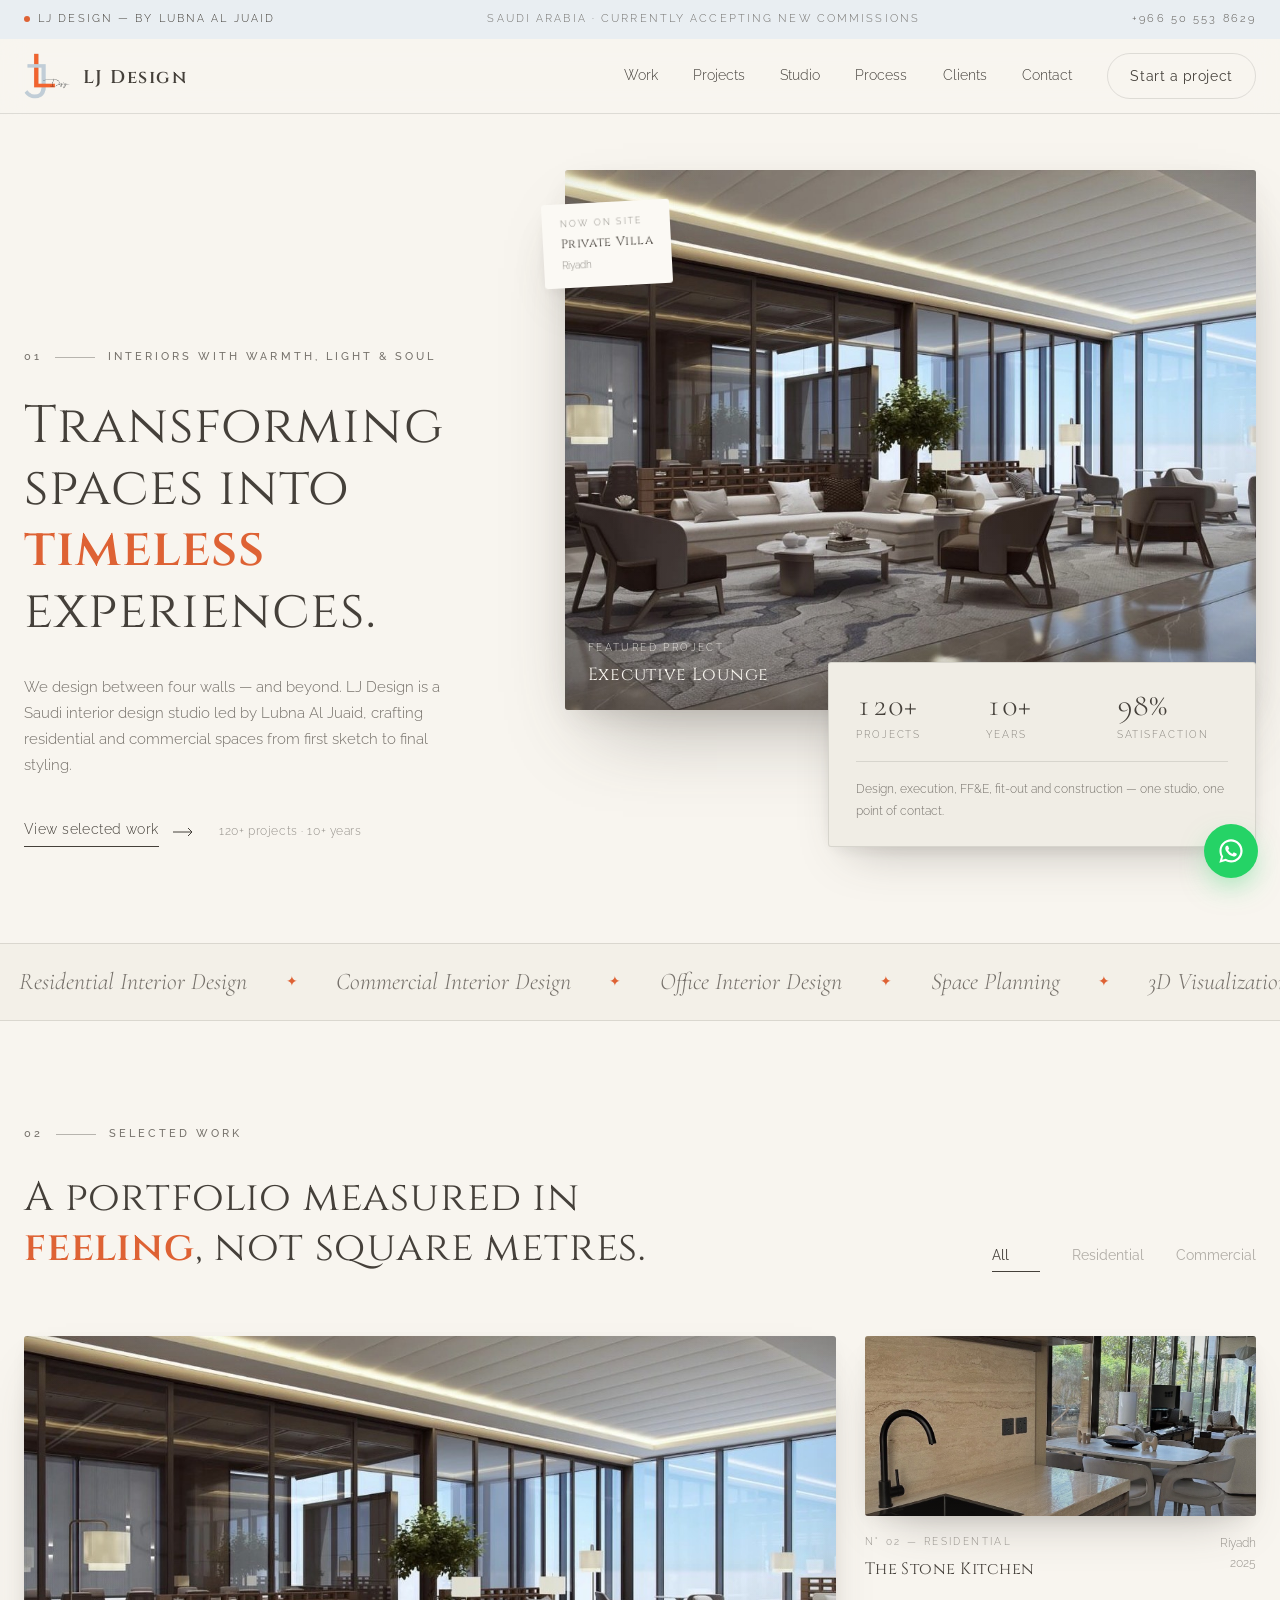
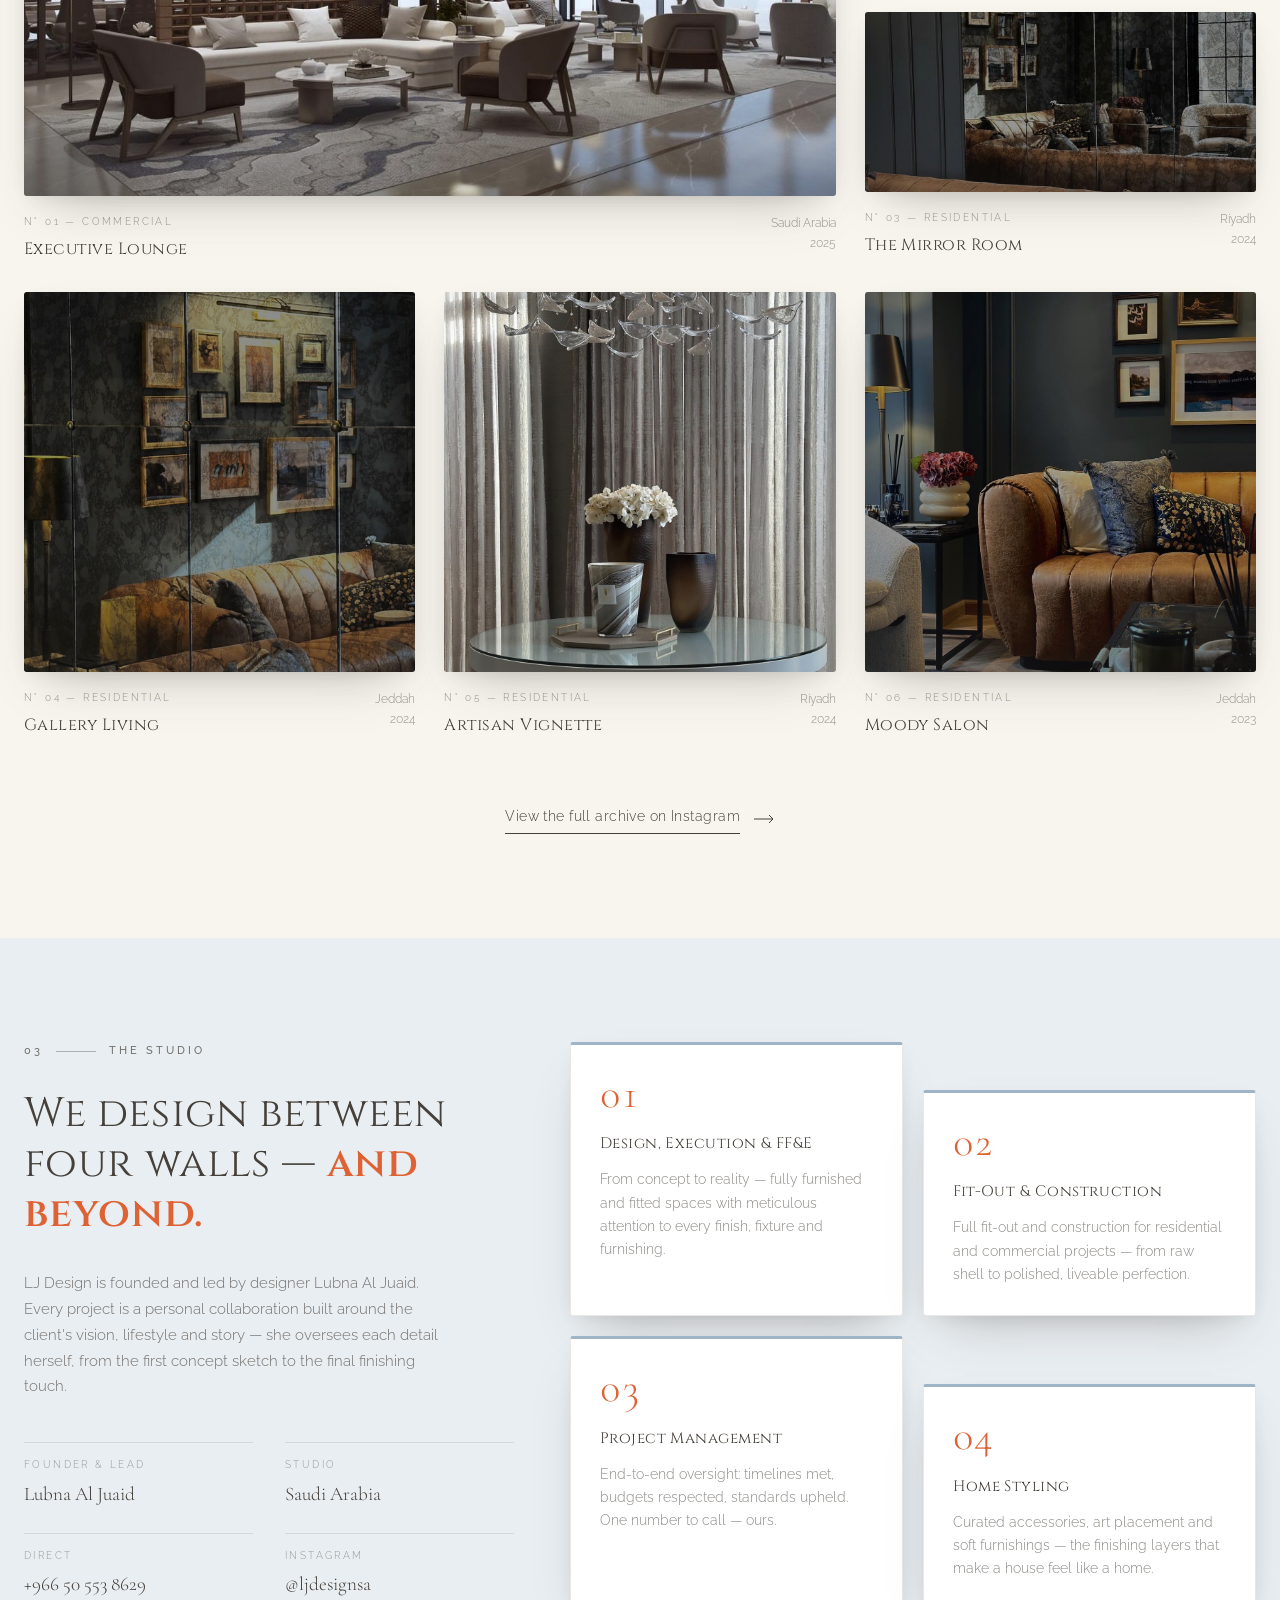
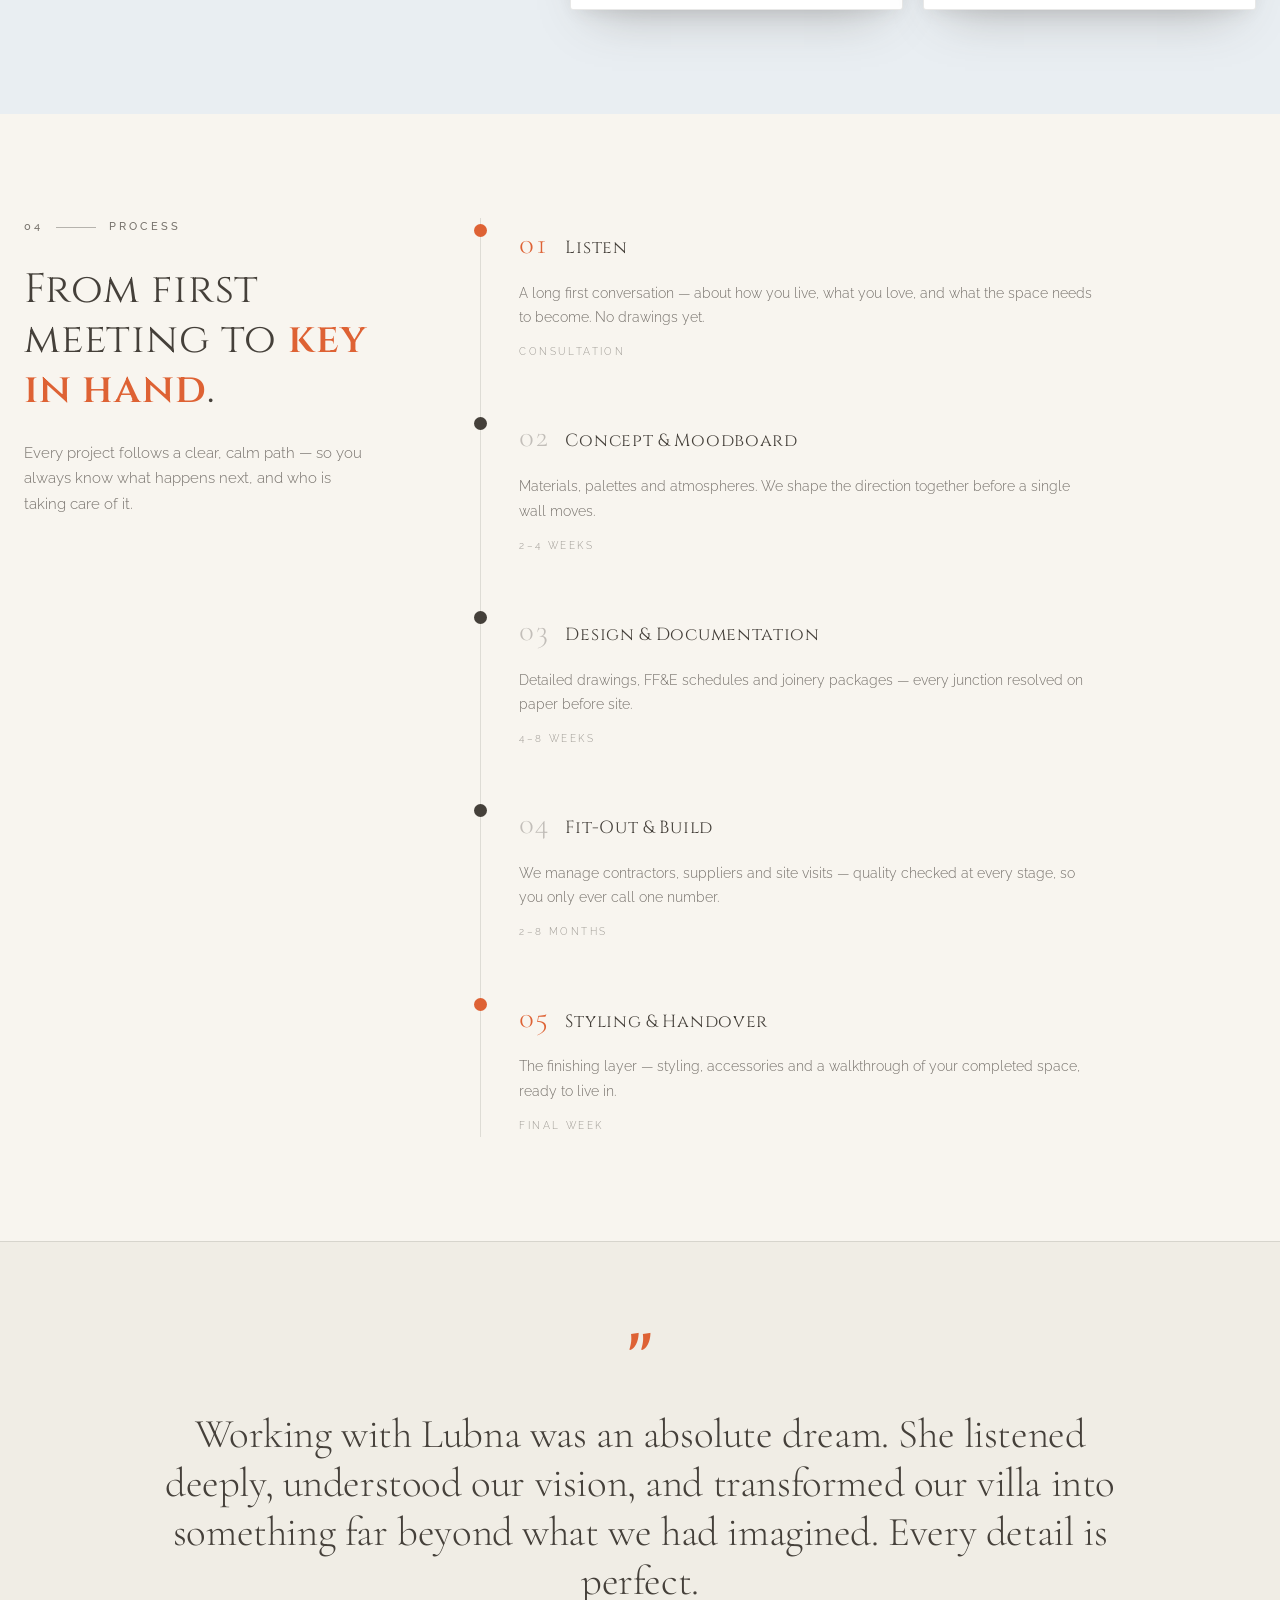
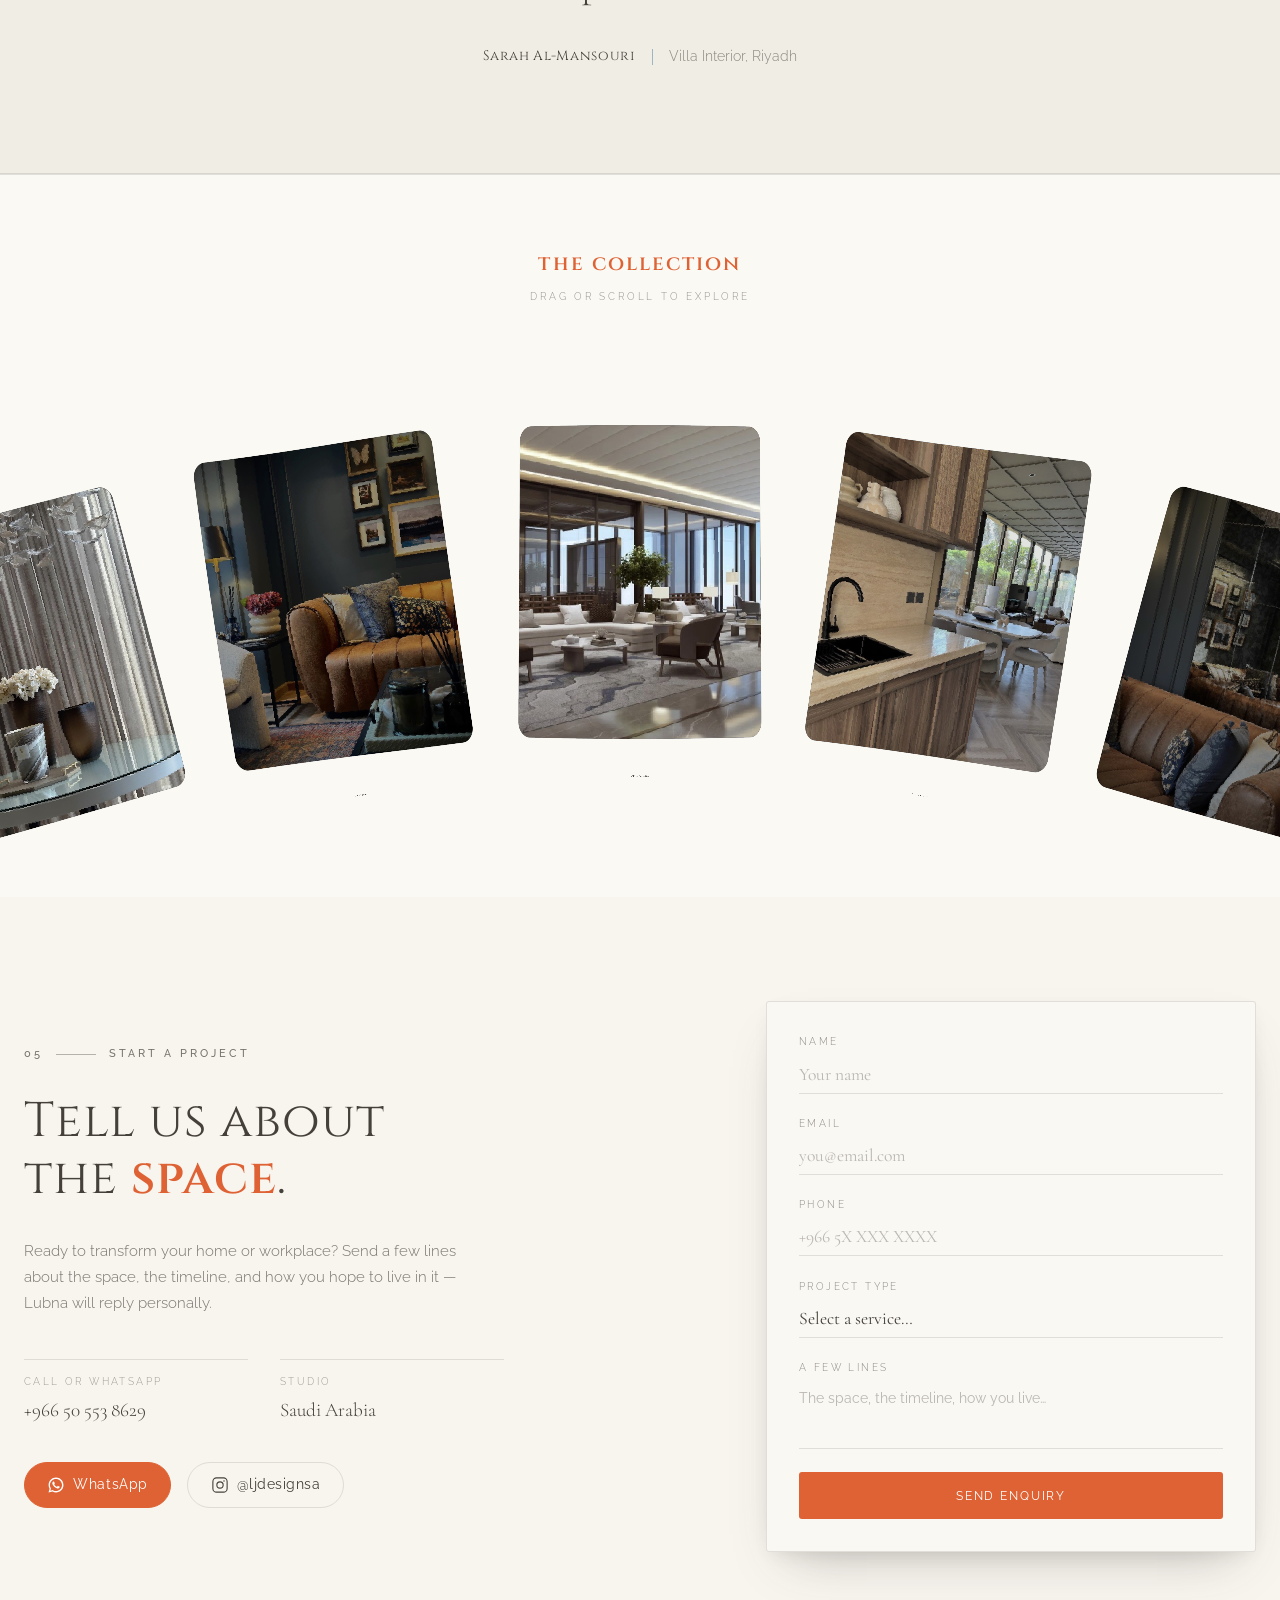
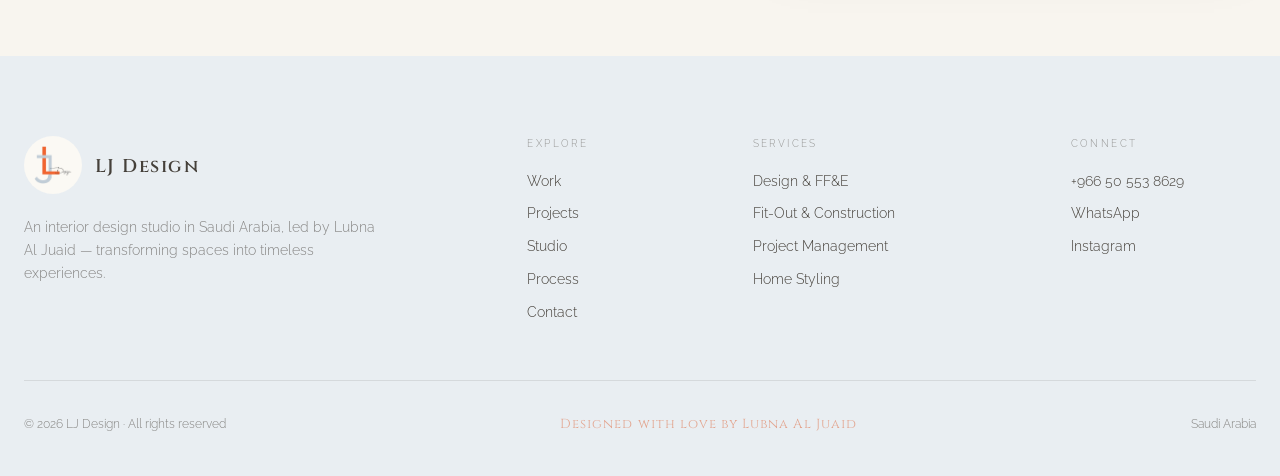
<file: index.html>
<!DOCTYPE html>
<html lang="en">
<head>
  <meta charset="UTF-8" />
  <meta name="viewport" content="width=device-width, initial-scale=1.0" />
  <title>LJ Design — Interior Design by Lubna Al Juaid</title>
  <meta name="description" content="LJ Design by Lubna Al Juaid — luxury interior design, fit-out, project management and home styling in Saudi Arabia." />
  <link rel="icon" type="image/png" href="images/lj-logo.png" />
  <link rel="preload" href="fonts/CormorantGaramond-300.woff2" as="font" type="font/woff2" crossorigin />
  <link rel="preload" href="fonts/Cinzel-400.woff2" as="font" type="font/woff2" crossorigin />
  <link rel="stylesheet" href="fonts.css?v=6" />
  <link rel="stylesheet" href="styles.css?v=10" />
</head>
<body>

  <!-- ===== TOP BAR ===== -->
  <div class="topbar">
    <div class="topbar-inner">
      <span class="topbar-item"><span class="dot"></span>LJ Design — By Lubna Al Juaid</span>
      <span class="topbar-item topbar-mid">Saudi Arabia · Currently accepting new commissions</span>
      <a class="topbar-item topbar-phone" href="tel:+966505538629">+966 50 553 8629</a>
    </div>
  </div>

  <!-- ===== NAV ===== -->
  <header class="site-header" id="siteHeader">
    <nav class="nav">
      <a href="#home" class="brand">
        <img src="images/lj-logo.png" alt="LJ Design logo" class="brand-logo" />
        <span class="brand-script">LJ Design</span>
      </a>
      <ul class="nav-links" id="navLinks">
        <li><a href="#work" class="nav-link">Work</a></li>
        <li><a href="projects.html" class="nav-link">Projects</a></li>
        <li><a href="#studio" class="nav-link">Studio</a></li>
        <li><a href="#process" class="nav-link">Process</a></li>
        <li><a href="#testimonial" class="nav-link">Clients</a></li>
        <li><a href="#contact" class="nav-link">Contact</a></li>
        <li class="nav-links-cta"><a href="#contact" class="btn-pill">Start a project</a></li>
      </ul>
      <button class="hamburger" id="hamburger" aria-label="Toggle menu" aria-expanded="false">
        <span></span><span></span><span></span>
      </button>
    </nav>
  </header>

  <!-- ===== HERO ===== -->
  <section class="hero" id="home">
    <div class="hero-grid">
      <div class="hero-copy reveal">
        <div class="kicker">
          <span class="num">01</span><span class="kicker-line"></span><span>Interiors with warmth, light &amp; soul</span>
        </div>
        <h1 class="hero-title">
          Transforming<br />
          spaces into <em class="script-accent">timeless</em><br />
          experiences.
        </h1>
        <p class="hero-lede">
          We design between four walls — and beyond. LJ Design is a Saudi interior
          design studio led by Lubna Al Juaid, crafting residential and commercial
          spaces from first sketch to final styling.
        </p>
        <div class="hero-actions">
          <a href="#work" class="btn-line">
            <span>View selected work</span>
            <svg width="22" height="10" viewBox="0 0 22 10" fill="none" aria-hidden="true"><path d="M1 5h19m0 0L16 1m4 4l-4 4" stroke="currentColor" stroke-width="1"/></svg>
          </a>
          <span class="hero-count num">120+ projects · 10+ years</span>
        </div>
      </div>

      <div class="hero-visual reveal" style="transition-delay:.15s">
        <div class="vol-stack">
          <figure class="hero-photo image-vignette">
            <img src="images/project2.jpg" alt="Executive lounge with curved cream sofas and floor-to-ceiling glazing" />
            <figcaption class="hero-photo-caption">
              <div>
                <div class="caption-eyebrow">Featured project</div>
                <div class="caption-title">Executive Lounge</div>
              </div>
              <div class="caption-meta">
                <div>Saudi Arabia</div>
                <div class="num">2025</div>
              </div>
            </figcaption>
          </figure>
          <div class="hero-stats-card">
            <div class="stats-row">
              <div class="stat"><div class="stat-value num">120+</div><div class="stat-label">Projects</div></div>
              <div class="stat"><div class="stat-value num">10+</div><div class="stat-label">Years</div></div>
              <div class="stat"><div class="stat-value num">98%</div><div class="stat-label">Satisfaction</div></div>
            </div>
            <p class="stats-note">Design, execution, FF&amp;E, fit-out and construction — one studio, one point of contact.</p>
          </div>
        </div>
        <div class="hero-tag">
          <span class="hero-tag-eyebrow">Now on site</span>
          <span class="hero-tag-title">Private Villa</span>
          <span class="hero-tag-meta">Riyadh</span>
        </div>
      </div>
    </div>
  </section>

  <!-- ===== MARQUEE ===== -->
  <section class="marquee-band" aria-hidden="true">
    <div class="marquee">
      <div class="marquee-track">
        <span>Residential Interior Design</span><span class="star">✦</span>
        <span>Commercial Interior Design</span><span class="star">✦</span>
        <span>Office Interior Design</span><span class="star">✦</span>
        <span>Space Planning</span><span class="star">✦</span>
        <span>3D Visualization</span><span class="star">✦</span>
        <span>Custom Furniture Design</span><span class="star">✦</span>
        <span>Furniture Selection</span><span class="star">✦</span>
        <span>Lighting Design</span><span class="star">✦</span>
        <span>Color Consultation</span><span class="star">✦</span>
        <span>Material &amp; Finish Selection</span><span class="star">✦</span>
        <span>Kitchen Design</span><span class="star">✦</span>
        <span>Bathroom Design</span><span class="star">✦</span>
        <span>Home Renovation</span><span class="star">✦</span>
        <span>Office Renovation</span><span class="star">✦</span>
        <span>Interior Fit-Out</span><span class="star">✦</span>
        <span>Project Management</span><span class="star">✦</span>
        <span>Home Styling</span><span class="star">✦</span>
        <span>Luxury Interior Design</span><span class="star">✦</span>
        <span>Turnkey Interior Solutions</span><span class="star">✦</span>
      </div>
      <div class="marquee-track">
        <span>Residential Interior Design</span><span class="star">✦</span>
        <span>Commercial Interior Design</span><span class="star">✦</span>
        <span>Office Interior Design</span><span class="star">✦</span>
        <span>Space Planning</span><span class="star">✦</span>
        <span>3D Visualization</span><span class="star">✦</span>
        <span>Custom Furniture Design</span><span class="star">✦</span>
        <span>Furniture Selection</span><span class="star">✦</span>
        <span>Lighting Design</span><span class="star">✦</span>
        <span>Color Consultation</span><span class="star">✦</span>
        <span>Material &amp; Finish Selection</span><span class="star">✦</span>
        <span>Kitchen Design</span><span class="star">✦</span>
        <span>Bathroom Design</span><span class="star">✦</span>
        <span>Home Renovation</span><span class="star">✦</span>
        <span>Office Renovation</span><span class="star">✦</span>
        <span>Interior Fit-Out</span><span class="star">✦</span>
        <span>Project Management</span><span class="star">✦</span>
        <span>Home Styling</span><span class="star">✦</span>
        <span>Luxury Interior Design</span><span class="star">✦</span>
        <span>Turnkey Interior Solutions</span><span class="star">✦</span>
      </div>
    </div>
  </section>

  <!-- ===== SELECTED WORK ===== -->
  <section class="work section" id="work">
    <div class="container">
      <div class="work-head reveal">
        <div>
          <div class="kicker">
            <span class="num">02</span><span class="kicker-line"></span><span>Selected work</span>
          </div>
          <h2 class="section-title">
            A portfolio measured in <em class="script-accent">feeling</em>, not square metres.
          </h2>
        </div>
        <div class="work-tabs" role="tablist" aria-label="Filter projects">
          <button class="tab-btn" role="tab" data-tab="all" data-active="true" aria-selected="true">
            <span>All</span><span class="tab-bar"></span>
          </button>
          <button class="tab-btn" role="tab" data-tab="residential" data-active="false" aria-selected="false">
            <span>Residential</span><span class="tab-bar"></span>
          </button>
          <button class="tab-btn" role="tab" data-tab="commercial" data-active="false" aria-selected="false">
            <span>Commercial</span><span class="tab-bar"></span>
          </button>
        </div>
      </div>

      <div class="work-grid" id="workGrid">
        <article class="project-card project-card--lg reveal" data-category="commercial">
          <div class="project-img image-vignette">
            <img src="images/project2.jpg" alt="Executive lounge with curved cream sofas" loading="lazy" />
          </div>
          <div class="project-meta">
            <div>
              <div class="project-eyebrow num">N° 01 — Commercial</div>
              <h3 class="project-title">Executive Lounge</h3>
            </div>
            <div class="project-loc"><div>Saudi Arabia</div><div class="num">2025</div></div>
          </div>
        </article>

        <div class="work-stack">
          <article class="project-card project-card--sm reveal" style="transition-delay:.08s" data-category="residential">
            <div class="project-img image-vignette">
              <img src="images/project1.jpg" alt="Kitchen with wood cabinetry, stone worktop and herringbone floor" loading="lazy" />
            </div>
            <div class="project-meta">
              <div>
                <div class="project-eyebrow num">N° 02 — Residential</div>
                <h3 class="project-title">The Stone Kitchen</h3>
              </div>
              <div class="project-loc"><div>Riyadh</div><div class="num">2025</div></div>
            </div>
          </article>

          <article class="project-card project-card--sm reveal" style="transition-delay:.16s" data-category="residential">
            <div class="project-img image-vignette">
              <img src="images/project3.jpg" alt="Salon with antique mirror panels and leather Chesterfield sofa" loading="lazy" />
            </div>
            <div class="project-meta">
              <div>
                <div class="project-eyebrow num">N° 03 — Residential</div>
                <h3 class="project-title">The Mirror Room</h3>
              </div>
              <div class="project-loc"><div>Riyadh</div><div class="num">2024</div></div>
            </div>
          </article>
        </div>

        <article class="project-card reveal" data-category="residential">
          <div class="project-img image-vignette">
            <img src="images/project4.jpg" alt="Living salon with gallery wall and amber lamplight" loading="lazy" />
          </div>
          <div class="project-meta">
            <div>
              <div class="project-eyebrow num">N° 04 — Residential</div>
              <h3 class="project-title">Gallery Living</h3>
            </div>
            <div class="project-loc"><div>Jeddah</div><div class="num">2024</div></div>
          </div>
        </article>

        <article class="project-card reveal" style="transition-delay:.08s" data-category="residential">
          <div class="project-img image-vignette">
            <img src="images/project5.jpg" alt="Curated table composition with glass chandelier and bespoke vases" loading="lazy" />
          </div>
          <div class="project-meta">
            <div>
              <div class="project-eyebrow num">N° 05 — Residential</div>
              <h3 class="project-title">Artisan Vignette</h3>
            </div>
            <div class="project-loc"><div>Riyadh</div><div class="num">2024</div></div>
          </div>
        </article>

        <article class="project-card reveal" style="transition-delay:.16s" data-category="residential">
          <div class="project-img image-vignette">
            <img src="images/project6.jpg" alt="Lounge with deep teal walls and cognac leather sofa" loading="lazy" />
          </div>
          <div class="project-meta">
            <div>
              <div class="project-eyebrow num">N° 06 — Residential</div>
              <h3 class="project-title">Moody Salon</h3>
            </div>
            <div class="project-loc"><div>Jeddah</div><div class="num">2023</div></div>
          </div>
        </article>
      </div>

      <p class="work-empty" id="workEmpty" hidden>No projects in this category yet — new work is added every season.</p>

      <div class="work-more reveal">
        <a href="https://www.instagram.com/ljdesignsa" target="_blank" rel="noopener noreferrer" class="btn-line">
          <span>View the full archive on Instagram</span>
          <svg width="22" height="10" viewBox="0 0 22 10" fill="none" aria-hidden="true"><path d="M1 5h19m0 0L16 1m4 4l-4 4" stroke="currentColor" stroke-width="1"/></svg>
        </a>
      </div>
    </div>
  </section>

  <!-- ===== STUDIO ===== -->
  <section class="studio section-dark" id="studio">
    <div class="container">
      <div class="studio-grid">
        <div class="studio-copy reveal">
          <div class="kicker kicker--light">
            <span class="num">03</span><span class="kicker-line"></span><span>The studio</span>
          </div>
          <h2 class="section-title section-title--light">
            We design between four walls — <em class="script-accent script-accent--light">and beyond.</em>
          </h2>
          <p class="studio-lede">
            LJ Design is founded and led by designer Lubna Al Juaid. Every project is a
            personal collaboration built around the client's vision, lifestyle and story —
            she oversees each detail herself, from the first concept sketch to the final
            finishing touch.
          </p>
          <div class="studio-facts">
            <div class="fact"><div class="fact-label">Founder &amp; Lead</div><div class="fact-value">Lubna Al Juaid</div></div>
            <div class="fact"><div class="fact-label">Studio</div><div class="fact-value">Saudi Arabia</div></div>
            <div class="fact"><div class="fact-label">Direct</div><div class="fact-value"><a href="tel:+966505538629">+966 50 553 8629</a></div></div>
            <div class="fact"><div class="fact-label">Instagram</div><div class="fact-value"><a href="https://www.instagram.com/ljdesignsa" target="_blank" rel="noopener noreferrer">@ljdesignsa</a></div></div>
          </div>
        </div>

        <div class="studio-cards reveal" style="transition-delay:.15s">
          <div class="studio-card">
            <div class="studio-card-num num">01</div>
            <h3>Design, Execution &amp; FF&amp;E</h3>
            <p>From concept to reality — fully furnished and fitted spaces with meticulous attention to every finish, fixture and furnishing.</p>
          </div>
          <div class="studio-card studio-card--offset">
            <div class="studio-card-num num">02</div>
            <h3>Fit-Out &amp; Construction</h3>
            <p>Full fit-out and construction for residential and commercial projects — from raw shell to polished, liveable perfection.</p>
          </div>
          <div class="studio-card">
            <div class="studio-card-num num">03</div>
            <h3>Project Management</h3>
            <p>End-to-end oversight: timelines met, budgets respected, standards upheld. One number to call — ours.</p>
          </div>
          <div class="studio-card studio-card--offset">
            <div class="studio-card-num num">04</div>
            <h3>Home Styling</h3>
            <p>Curated accessories, art placement and soft furnishings — the finishing layers that make a house feel like a home.</p>
          </div>
        </div>
      </div>
    </div>
  </section>

  <!-- ===== PROCESS ===== -->
  <section class="process section" id="process">
    <div class="container">
      <div class="process-grid">
        <div class="process-intro reveal">
          <div class="kicker">
            <span class="num">04</span><span class="kicker-line"></span><span>Process</span>
          </div>
          <h2 class="section-title">
            From first meeting to <em class="script-accent">key in hand</em>.
          </h2>
          <p class="process-lede">
            Every project follows a clear, calm path — so you always know what happens
            next, and who is taking care of it.
          </p>
        </div>

        <ol class="timeline reveal" style="transition-delay:.1s">
          <li class="timeline-step timeline-step--accent">
            <div class="step-head"><span class="step-num num">01</span><h3>Listen</h3></div>
            <p>A long first conversation — about how you live, what you love, and what the space needs to become. No drawings yet.</p>
            <span class="step-duration">Consultation</span>
          </li>
          <li class="timeline-step">
            <div class="step-head"><span class="step-num num">02</span><h3>Concept &amp; Moodboard</h3></div>
            <p>Materials, palettes and atmospheres. We shape the direction together before a single wall moves.</p>
            <span class="step-duration">2–4 weeks</span>
          </li>
          <li class="timeline-step">
            <div class="step-head"><span class="step-num num">03</span><h3>Design &amp; Documentation</h3></div>
            <p>Detailed drawings, FF&amp;E schedules and joinery packages — every junction resolved on paper before site.</p>
            <span class="step-duration">4–8 weeks</span>
          </li>
          <li class="timeline-step">
            <div class="step-head"><span class="step-num num">04</span><h3>Fit-Out &amp; Build</h3></div>
            <p>We manage contractors, suppliers and site visits — quality checked at every stage, so you only ever call one number.</p>
            <span class="step-duration">2–8 months</span>
          </li>
          <li class="timeline-step timeline-step--accent">
            <div class="step-head"><span class="step-num num">05</span><h3>Styling &amp; Handover</h3></div>
            <p>The finishing layer — styling, accessories and a walkthrough of your completed space, ready to live in.</p>
            <span class="step-duration">Final week</span>
          </li>
        </ol>
      </div>
    </div>
  </section>

  <!-- ===== TESTIMONIAL ===== -->
  <section class="quote-band" id="testimonial">
    <div class="quote-inner reveal">
      <span class="quote-mark script-accent">"</span>
      <blockquote class="quote-text">
        Working with Lubna was an absolute dream. She listened deeply, understood our
        vision, and transformed our villa into something far beyond what we had imagined.
        Every detail is perfect.
      </blockquote>
      <div class="quote-author">
        <span class="quote-name">Sarah Al-Mansouri</span>
        <span class="quote-sep"></span>
        <span class="quote-project">Villa Interior, Riyadh</span>
      </div>
    </div>
  </section>

  <!-- ===== CIRCULAR 3D GALLERY ===== -->
  <section class="gallery-band" id="gallery">
    <div class="gallery-head reveal">
      <span class="script-accent">the collection</span>
      <p class="gallery-hint">Drag or scroll to explore</p>
    </div>
    <div class="circular-gallery" id="circularGallery" role="img" aria-label="Draggable 3D carousel of LJ Design projects"></div>
  </section>

  <!-- ===== CONTACT ===== -->
  <section class="contact section" id="contact">
    <div class="container">
      <div class="contact-grid">
        <div class="contact-copy reveal">
          <div class="kicker">
            <span class="num">05</span><span class="kicker-line"></span><span>Start a project</span>
          </div>
          <h2 class="section-title section-title--xl">
            Tell us about<br />the <em class="script-accent">space</em>.
          </h2>
          <p class="contact-lede">
            Ready to transform your home or workplace? Send a few lines about the space,
            the timeline, and how you hope to live in it — Lubna will reply personally.
          </p>
          <div class="contact-details">
            <div class="detail">
              <div class="detail-label">Call or WhatsApp</div>
              <div class="detail-value"><a href="tel:+966505538629">+966 50 553 8629</a></div>
            </div>
            <div class="detail">
              <div class="detail-label">Studio</div>
              <div class="detail-value">Saudi Arabia</div>
            </div>
          </div>
          <div class="contact-socials">
            <a href="https://wa.me/966505538629" target="_blank" rel="noopener noreferrer" class="btn-pill btn-pill--whatsapp">
              <svg viewBox="0 0 24 24" fill="currentColor" aria-hidden="true"><path d="M12.04 2C6.58 2 2.13 6.45 2.13 11.91c0 1.75.46 3.45 1.32 4.95L2 22l5.25-1.38a9.9 9.9 0 0 0 4.79 1.22c5.46 0 9.91-4.45 9.91-9.91S17.5 2 12.04 2zm0 18.03a8.1 8.1 0 0 1-4.13-1.13l-.3-.18-3.12.82.83-3.04-.2-.31a8.06 8.06 0 0 1-1.24-4.28c0-4.45 3.62-8.07 8.07-8.07s8.07 3.62 8.07 8.07-3.62 8.12-7.98 8.12zm4.43-6.05c-.24-.12-1.43-.71-1.66-.79-.22-.08-.38-.12-.55.12-.16.24-.63.79-.77.95-.14.16-.28.18-.53.06-.24-.12-1.02-.38-1.95-1.2-.72-.64-1.2-1.43-1.35-1.67-.14-.24-.01-.37.11-.5.11-.11.24-.28.36-.42.12-.14.16-.24.24-.4.08-.16.04-.3-.02-.42-.06-.12-.55-1.32-.75-1.81-.2-.48-.4-.41-.55-.42h-.47c-.16 0-.42.06-.65.3-.22.24-.85.83-.85 2.03s.87 2.36 1 2.52c.12.16 1.72 2.62 4.16 3.68.58.25 1.03.4 1.39.51.58.19 1.11.16 1.53.1.47-.07 1.43-.59 1.63-1.15.2-.57.2-1.05.14-1.15-.06-.1-.22-.16-.46-.28z"/></svg>
              WhatsApp
            </a>
            <a href="https://www.instagram.com/ljdesignsa" target="_blank" rel="noopener noreferrer" class="btn-pill btn-pill--outline">
              <svg viewBox="0 0 24 24" fill="none" stroke="currentColor" stroke-width="1.5" aria-hidden="true"><rect x="2.5" y="2.5" width="19" height="19" rx="5"/><circle cx="12" cy="12" r="4.2"/><circle cx="17.3" cy="6.7" r="1" fill="currentColor" stroke="none"/></svg>
              @ljdesignsa
            </a>
          </div>
        </div>

        <form class="contact-form reveal" id="contactForm" style="transition-delay:.1s" novalidate>
          <div class="form-field">
            <label for="name">Name</label>
            <input type="text" id="name" name="name" placeholder="Your name" autocomplete="name" required />
            <span class="field-error" id="nameError" role="alert"></span>
          </div>
          <div class="form-field">
            <label for="email">Email</label>
            <input type="email" id="email" name="email" placeholder="you@email.com" autocomplete="email" required />
            <span class="field-error" id="emailError" role="alert"></span>
          </div>
          <div class="form-field">
            <label for="phone">Phone</label>
            <input type="tel" id="phone" name="phone" placeholder="+966 5X XXX XXXX" autocomplete="tel" />
          </div>
          <div class="form-field">
            <label for="service">Project type</label>
            <select id="service" name="service">
              <option value="" disabled selected>Select a service…</option>
              <option>Design, Execution &amp; FF&amp;E</option>
              <option>Fit-Out &amp; Construction</option>
              <option>Project Management</option>
              <option>Home Styling</option>
            </select>
          </div>
          <div class="form-field">
            <label for="message">A few lines</label>
            <textarea id="message" name="message" rows="3" placeholder="The space, the timeline, how you live…" required></textarea>
            <span class="field-error" id="messageError" role="alert"></span>
          </div>
          <button type="submit" class="btn-submit" id="submitBtn">
            <span class="btn-text">Send enquiry</span>
            <span class="btn-loading" hidden>Sending…</span>
          </button>
          <p class="form-success" id="formSuccess" hidden>Thank you — Lubna will be in touch shortly.</p>
          <p class="form-fail" id="formFail" hidden>Something went wrong. Please try again, or reach us on WhatsApp.</p>
        </form>
      </div>
    </div>
  </section>

  <!-- ===== FOOTER ===== -->
  <footer class="footer">
    <div class="container">
      <div class="footer-grid">
        <div class="footer-brand">
          <a href="#home" class="brand brand--footer">
            <span class="brand-badge"><img src="images/lj-logo.png" alt="LJ Design logo" /></span>
            <span class="brand-script brand-script--light">LJ Design</span>
          </a>
          <p class="footer-tagline">
            An interior design studio in Saudi Arabia, led by Lubna Al Juaid —
            transforming spaces into timeless experiences.
          </p>
        </div>
        <div class="footer-col">
          <div class="footer-col-title">Explore</div>
          <ul>
            <li><a href="#work">Work</a></li>
            <li><a href="projects.html">Projects</a></li>
            <li><a href="#studio">Studio</a></li>
            <li><a href="#process">Process</a></li>
            <li><a href="#contact">Contact</a></li>
          </ul>
        </div>
        <div class="footer-col">
          <div class="footer-col-title">Services</div>
          <ul>
            <li><a href="#studio">Design &amp; FF&amp;E</a></li>
            <li><a href="#studio">Fit-Out &amp; Construction</a></li>
            <li><a href="#studio">Project Management</a></li>
            <li><a href="#studio">Home Styling</a></li>
          </ul>
        </div>
        <div class="footer-col">
          <div class="footer-col-title">Connect</div>
          <ul>
            <li><a href="tel:+966505538629">+966 50 553 8629</a></li>
            <li><a href="https://wa.me/966505538629" target="_blank" rel="noopener noreferrer">WhatsApp</a></li>
            <li><a href="https://www.instagram.com/ljdesignsa" target="_blank" rel="noopener noreferrer">Instagram</a></li>
          </ul>
        </div>
      </div>
      <div class="footer-bottom">
        <span>© 2026 LJ Design · All rights reserved</span>
        <span class="footer-script script-accent script-accent--light">Designed with love by Lubna Al Juaid</span>
        <span class="num">Saudi Arabia</span>
      </div>
    </div>
  </footer>

  <!-- ===== FLOATING WHATSAPP ===== -->
  <a href="https://wa.me/966505538629" target="_blank" rel="noopener noreferrer" class="whatsapp-fab" aria-label="Chat on WhatsApp">
    <svg viewBox="0 0 24 24" fill="currentColor" aria-hidden="true"><path d="M12.04 2C6.58 2 2.13 6.45 2.13 11.91c0 1.75.46 3.45 1.32 4.95L2 22l5.25-1.38a9.9 9.9 0 0 0 4.79 1.22c5.46 0 9.91-4.45 9.91-9.91S17.5 2 12.04 2zm0 18.03a8.1 8.1 0 0 1-4.13-1.13l-.3-.18-3.12.82.83-3.04-.2-.31a8.06 8.06 0 0 1-1.24-4.28c0-4.45 3.62-8.07 8.07-8.07s8.07 3.62 8.07 8.07-3.62 8.12-7.98 8.12zm4.43-6.05c-.24-.12-1.43-.71-1.66-.79-.22-.08-.38-.12-.55.12-.16.24-.63.79-.77.95-.14.16-.28.18-.53.06-.24-.12-1.02-.38-1.95-1.2-.72-.64-1.2-1.43-1.35-1.67-.14-.24-.01-.37.11-.5.11-.11.24-.28.36-.42.12-.14.16-.24.24-.4.08-.16.04-.3-.02-.42-.06-.12-.55-1.32-.75-1.81-.2-.48-.4-.41-.55-.42h-.47c-.16 0-.42.06-.65.3-.22.24-.85.83-.85 2.03s.87 2.36 1 2.52c.12.16 1.72 2.62 4.16 3.68.58.25 1.03.4 1.39.51.58.19 1.11.16 1.53.1.47-.07 1.43-.59 1.63-1.15.2-.57.2-1.05.14-1.15-.06-.1-.22-.16-.46-.28z"/></svg>
  </a>

  <script src="script.js?v=5"></script>
  <script type="module" src="gallery.js?v=1"></script>
</body>
</html>
</file>
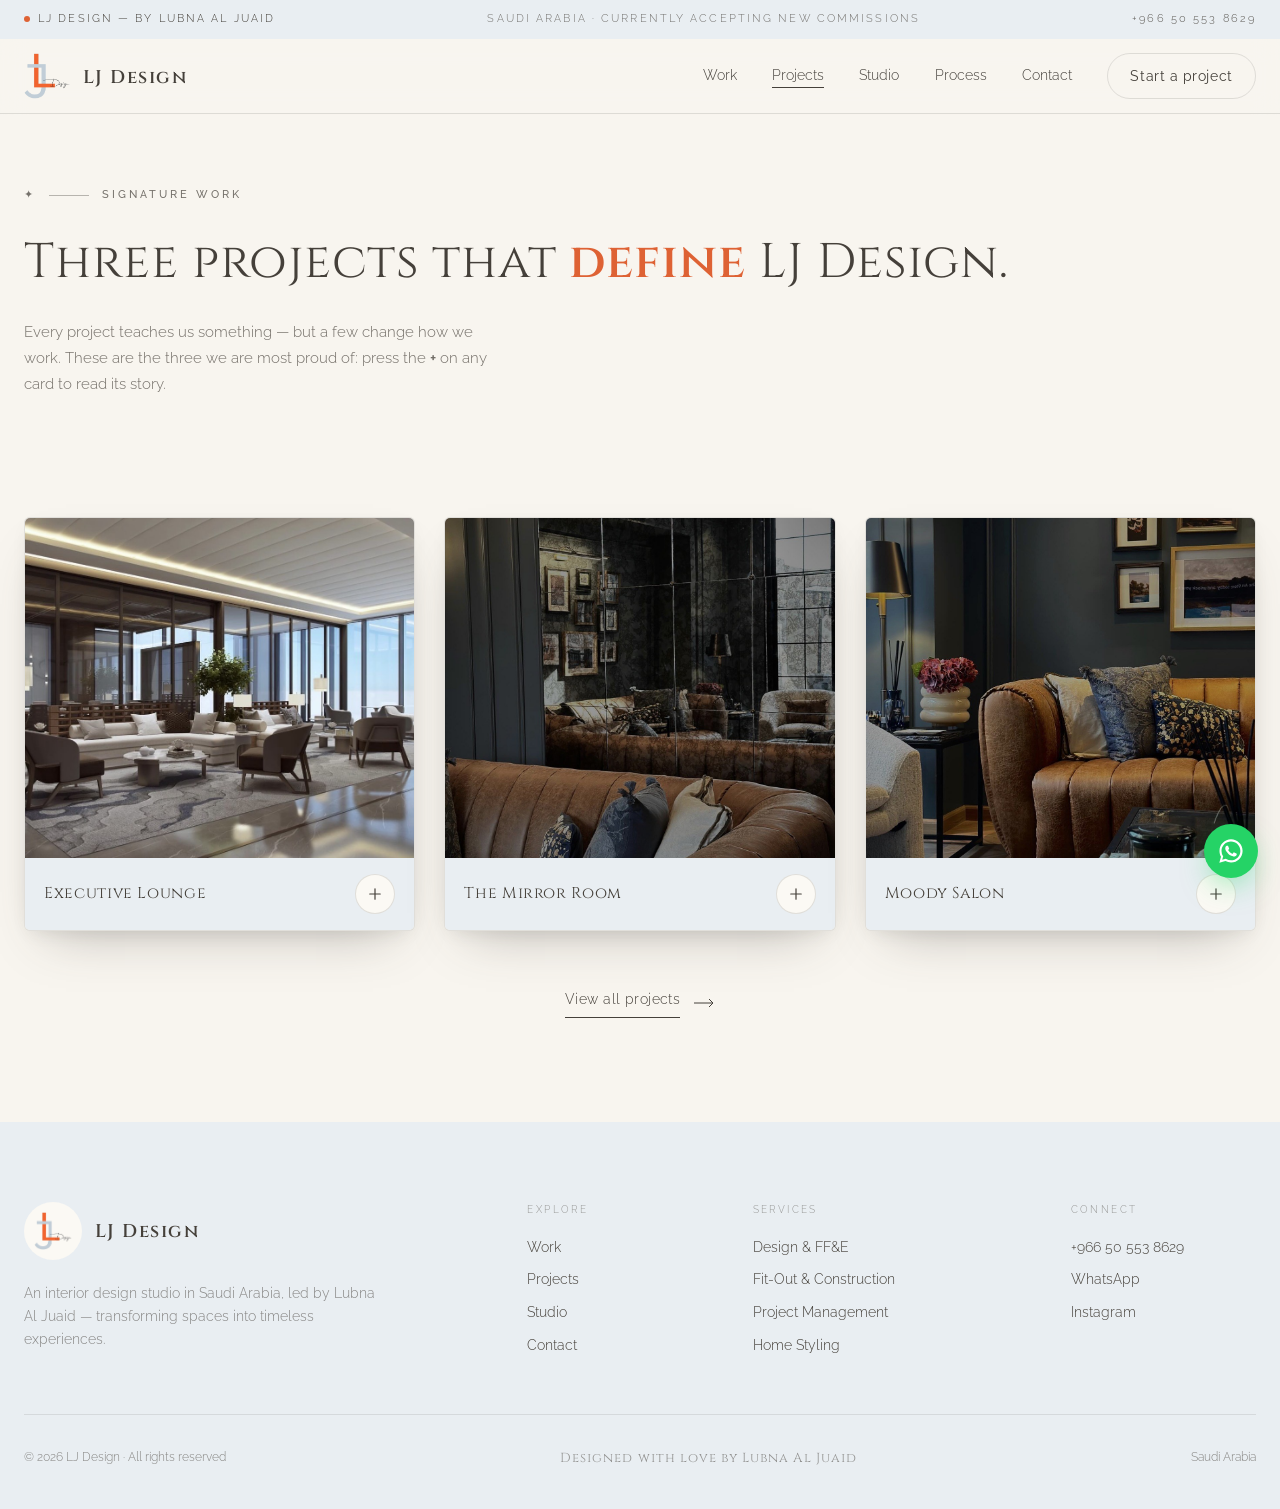
<file: projects.html>
<!DOCTYPE html>
<html lang="en">
<head>
  <meta charset="UTF-8" />
  <meta name="viewport" content="width=device-width, initial-scale=1.0" />
  <title>Signature Projects — LJ Design</title>
  <meta name="description" content="The three most impressive projects by LJ Design — interior design by Lubna Al Juaid, Saudi Arabia." />
  <link rel="icon" type="image/png" href="images/lj-logo.png" />
  <link rel="preload" href="fonts/CormorantGaramond-300.woff2" as="font" type="font/woff2" crossorigin />
  <link rel="preload" href="fonts/Cinzel-400.woff2" as="font" type="font/woff2" crossorigin />
  <link rel="stylesheet" href="fonts.css?v=6" />
  <link rel="stylesheet" href="styles.css?v=10" />
</head>
<body>

  <!-- ===== TOP BAR ===== -->
  <div class="topbar">
    <div class="topbar-inner">
      <span class="topbar-item"><span class="dot"></span>LJ Design — By Lubna Al Juaid</span>
      <span class="topbar-item topbar-mid">Saudi Arabia · Currently accepting new commissions</span>
      <a class="topbar-item topbar-phone" href="tel:+966505538629">+966 50 553 8629</a>
    </div>
  </div>

  <!-- ===== NAV ===== -->
  <header class="site-header" id="siteHeader">
    <nav class="nav">
      <a href="index.html" class="brand">
        <img src="images/lj-logo.png" alt="LJ Design logo" class="brand-logo" />
        <span class="brand-script">LJ Design</span>
      </a>
      <ul class="nav-links" id="navLinks">
        <li><a href="index.html#work" class="nav-link">Work</a></li>
        <li><a href="projects.html" class="nav-link nav-link--current">Projects</a></li>
        <li><a href="index.html#studio" class="nav-link">Studio</a></li>
        <li><a href="index.html#process" class="nav-link">Process</a></li>
        <li><a href="index.html#contact" class="nav-link">Contact</a></li>
        <li class="nav-links-cta"><a href="index.html#contact" class="btn-pill">Start a project</a></li>
      </ul>
      <button class="hamburger" id="hamburger" aria-label="Toggle menu" aria-expanded="false">
        <span></span><span></span><span></span>
      </button>
    </nav>
  </header>

  <!-- ===== PAGE HEAD ===== -->
  <section class="projects-hero">
    <div class="container">
      <div class="kicker">
        <span class="num">✦</span><span class="kicker-line"></span><span>Signature work</span>
      </div>
      <h1 class="section-title section-title--xl">
        Three projects that <em class="script-accent">define</em> LJ Design.
      </h1>
      <p class="projects-lede">
        Every project teaches us something — but a few change how we work.
        These are the three we are most proud of: press the <strong>+</strong> on any
        card to read its story.
      </p>
    </div>
  </section>

  <!-- ===== LINEAR CARDS ===== -->
  <section class="linear-cards section">
    <div class="container">
      <div class="linear-grid">

        <article class="linear-card reveal">
          <div class="linear-card-img">
            <img src="images/project2.jpg" alt="Executive lounge with curved cream sofas and floor-to-ceiling glazing" />
          </div>
          <div class="linear-card-bar">
            <h2 class="linear-card-title">Executive Lounge</h2>
            <button class="linear-card-toggle" aria-expanded="false" aria-label="Show project details">
              <svg viewBox="0 0 24 24" fill="none" aria-hidden="true"><path d="M12 5v14M5 12h14" stroke="currentColor" stroke-width="1.6" stroke-linecap="round"/></svg>
            </button>
          </div>
          <div class="linear-card-panel">
            <div class="linear-card-body">
              <p>A commercial lounge conceived as a calm horizon: curved cream sofas float on a hand-drawn rug, framed by floor-to-ceiling glazing and a ribbon of concealed light along the ceiling. Every sightline was composed so the room feels serene from any seat.</p>
              <div class="linear-card-facts">
                <div><span>Location</span>Saudi Arabia</div>
                <div><span>Type</span>Commercial</div>
                <div><span>Scope</span>Design, FF&amp;E, fit-out &amp; styling</div>
              </div>
            </div>
          </div>
        </article>

        <article class="linear-card reveal" style="transition-delay:.1s">
          <div class="linear-card-img">
            <img src="images/project3.jpg" alt="Salon with antique mirror panels, leather Chesterfield sofa and gallery wall" />
          </div>
          <div class="linear-card-bar">
            <h2 class="linear-card-title">The Mirror Room</h2>
            <button class="linear-card-toggle" aria-expanded="false" aria-label="Show project details">
              <svg viewBox="0 0 24 24" fill="none" aria-hidden="true"><path d="M12 5v14M5 12h14" stroke="currentColor" stroke-width="1.6" stroke-linecap="round"/></svg>
            </button>
          </div>
          <div class="linear-card-panel">
            <div class="linear-card-body">
              <p>Antique mirror panels wrap the salon, doubling a curated gallery wall and softening the light to a candle-glow. A cognac leather Chesterfield anchors the room — dark glamour layered with timeless character, made for long evenings.</p>
              <div class="linear-card-facts">
                <div><span>Location</span>Riyadh</div>
                <div><span>Type</span>Residential</div>
                <div><span>Scope</span>Design, bespoke joinery &amp; styling</div>
              </div>
            </div>
          </div>
        </article>

        <article class="linear-card reveal" style="transition-delay:.2s">
          <div class="linear-card-img">
            <img src="images/project6.jpg" alt="Lounge with deep teal walls, camel curved sofa and gallery wall" />
          </div>
          <div class="linear-card-bar">
            <h2 class="linear-card-title">Moody Salon</h2>
            <button class="linear-card-toggle" aria-expanded="false" aria-label="Show project details">
              <svg viewBox="0 0 24 24" fill="none" aria-hidden="true"><path d="M12 5v14M5 12h14" stroke="currentColor" stroke-width="1.6" stroke-linecap="round"/></svg>
            </button>
          </div>
          <div class="linear-card-panel">
            <div class="linear-card-body">
              <p>Deep teal walls, a camel curved sofa and a wall of collected art — a living room with the atmosphere of a private members' club. Layered lamplight and rich textiles turn the room warm the moment the sun goes down.</p>
              <div class="linear-card-facts">
                <div><span>Location</span>Jeddah</div>
                <div><span>Type</span>Residential</div>
                <div><span>Scope</span>Design, FF&amp;E &amp; home styling</div>
              </div>
            </div>
          </div>
        </article>

      </div>

      <div class="projects-back reveal">
        <a href="index.html#work" class="btn-line">
          <span>View all projects</span>
          <svg width="22" height="10" viewBox="0 0 22 10" fill="none" aria-hidden="true"><path d="M1 5h19m0 0L16 1m4 4l-4 4" stroke="currentColor" stroke-width="1"/></svg>
        </a>
      </div>
    </div>
  </section>

  <!-- ===== FOOTER ===== -->
  <footer class="footer">
    <div class="container">
      <div class="footer-grid">
        <div class="footer-brand">
          <a href="index.html" class="brand brand--footer">
            <span class="brand-badge"><img src="images/lj-logo.png" alt="LJ Design logo" /></span>
            <span class="brand-script brand-script--light">LJ Design</span>
          </a>
          <p class="footer-tagline">
            An interior design studio in Saudi Arabia, led by Lubna Al Juaid —
            transforming spaces into timeless experiences.
          </p>
        </div>
        <div class="footer-col">
          <div class="footer-col-title">Explore</div>
          <ul>
            <li><a href="index.html#work">Work</a></li>
            <li><a href="projects.html">Projects</a></li>
            <li><a href="index.html#studio">Studio</a></li>
            <li><a href="index.html#contact">Contact</a></li>
          </ul>
        </div>
        <div class="footer-col">
          <div class="footer-col-title">Services</div>
          <ul>
            <li><a href="index.html#studio">Design &amp; FF&amp;E</a></li>
            <li><a href="index.html#studio">Fit-Out &amp; Construction</a></li>
            <li><a href="index.html#studio">Project Management</a></li>
            <li><a href="index.html#studio">Home Styling</a></li>
          </ul>
        </div>
        <div class="footer-col">
          <div class="footer-col-title">Connect</div>
          <ul>
            <li><a href="tel:+966505538629">+966 50 553 8629</a></li>
            <li><a href="https://wa.me/966505538629" target="_blank" rel="noopener noreferrer">WhatsApp</a></li>
            <li><a href="https://www.instagram.com/ljdesignsa" target="_blank" rel="noopener noreferrer">Instagram</a></li>
          </ul>
        </div>
      </div>
      <div class="footer-bottom">
        <span>© 2026 LJ Design · All rights reserved</span>
        <span class="footer-script">Designed with love by Lubna Al Juaid</span>
        <span class="num">Saudi Arabia</span>
      </div>
    </div>
  </footer>

  <!-- ===== FLOATING WHATSAPP ===== -->
  <a href="https://wa.me/966505538629" target="_blank" rel="noopener noreferrer" class="whatsapp-fab" aria-label="Chat on WhatsApp">
    <svg viewBox="0 0 24 24" fill="currentColor" aria-hidden="true"><path d="M12.04 2C6.58 2 2.13 6.45 2.13 11.91c0 1.75.46 3.45 1.32 4.95L2 22l5.25-1.38a9.9 9.9 0 0 0 4.79 1.22c5.46 0 9.91-4.45 9.91-9.91S17.5 2 12.04 2zm0 18.03a8.1 8.1 0 0 1-4.13-1.13l-.3-.18-3.12.82.83-3.04-.2-.31a8.06 8.06 0 0 1-1.24-4.28c0-4.45 3.62-8.07 8.07-8.07s8.07 3.62 8.07 8.07-3.62 8.12-7.98 8.12zm4.43-6.05c-.24-.12-1.43-.71-1.66-.79-.22-.08-.38-.12-.55.12-.16.24-.63.79-.77.95-.14.16-.28.18-.53.06-.24-.12-1.02-.38-1.95-1.2-.72-.64-1.2-1.43-1.35-1.67-.14-.24-.01-.37.11-.5.11-.11.24-.28.36-.42.12-.14.16-.24.24-.4.08-.16.04-.3-.02-.42-.06-.12-.55-1.32-.75-1.81-.2-.48-.4-.41-.55-.42h-.47c-.16 0-.42.06-.65.3-.22.24-.85.83-.85 2.03s.87 2.36 1 2.52c.12.16 1.72 2.62 4.16 3.68.58.25 1.03.4 1.39.51.58.19 1.11.16 1.53.1.47-.07 1.43-.59 1.63-1.15.2-.57.2-1.05.14-1.15-.06-.1-.22-.16-.46-.28z"/></svg>
  </a>

  <script src="script.js?v=5"></script>
</body>
</html>
</file>
<file: fonts.css>
@font-face {
  font-family: 'Cormorant Garamond';
  font-style: italic;
  font-weight: 300;
  font-display: swap;
  src: url('fonts/CormorantGaramond-300i.woff2') format('woff2');
}
@font-face {
  font-family: 'Cormorant Garamond';
  font-style: italic;
  font-weight: 400;
  font-display: swap;
  src: url('fonts/CormorantGaramond-400i.woff2') format('woff2');
}
@font-face {
  font-family: 'Cormorant Garamond';
  font-style: italic;
  font-weight: 500;
  font-display: swap;
  src: url('fonts/CormorantGaramond-500i.woff2') format('woff2');
}
@font-face {
  font-family: 'Cormorant Garamond';
  font-style: normal;
  font-weight: 300;
  font-display: swap;
  src: url('fonts/CormorantGaramond-300.woff2') format('woff2');
}
@font-face {
  font-family: 'Cormorant Garamond';
  font-style: normal;
  font-weight: 400;
  font-display: swap;
  src: url('fonts/CormorantGaramond-400.woff2') format('woff2');
}
@font-face {
  font-family: 'Cormorant Garamond';
  font-style: normal;
  font-weight: 500;
  font-display: swap;
  src: url('fonts/CormorantGaramond-500.woff2') format('woff2');
}
@font-face {
  font-family: 'Cormorant Garamond';
  font-style: normal;
  font-weight: 600;
  font-display: swap;
  src: url('fonts/CormorantGaramond-600.woff2') format('woff2');
}
@font-face {
  font-family: 'Great Vibes';
  font-style: normal;
  font-weight: 400;
  font-display: swap;
  src: url('fonts/GreatVibes-400.woff2') format('woff2');
}
@font-face {
  font-family: 'Raleway';
  font-style: normal;
  font-weight: 300;
  font-display: swap;
  src: url('fonts/Raleway-300.woff2') format('woff2');
}
@font-face {
  font-family: 'Raleway';
  font-style: normal;
  font-weight: 400;
  font-display: swap;
  src: url('fonts/Raleway-400.woff2') format('woff2');
}
@font-face {
  font-family: 'Raleway';
  font-style: normal;
  font-weight: 500;
  font-display: swap;
  src: url('fonts/Raleway-500.woff2') format('woff2');
}
@font-face {
  font-family: 'Raleway';
  font-style: normal;
  font-weight: 600;
  font-display: swap;
  src: url('fonts/Raleway-600.woff2') format('woff2');
}

@font-face {
  font-family: 'Cinzel';
  font-style: normal;
  font-weight: 400;
  font-display: swap;
  src: url('fonts/Cinzel-400.woff2') format('woff2');
}
@font-face {
  font-family: 'Cinzel';
  font-style: normal;
  font-weight: 600;
  font-display: swap;
  src: url('fonts/Cinzel-600.woff2') format('woff2');
}

@font-face {
  font-family: 'Allura';
  font-style: normal;
  font-weight: 400;
  font-display: swap;
  src: url('fonts/Allura-400.woff2') format('woff2');
}

@font-face {
  font-family: 'Dancing Script';
  font-style: normal;
  font-weight: 700;
  font-display: swap;
  src: url('fonts/DancingScript-700.woff2') format('woff2');
}

@font-face {
  font-family: 'Playfair Display';
  font-style: italic;
  font-weight: 700;
  font-display: swap;
  src: url('fonts/PlayfairDisplay-700i.woff2') format('woff2');
}
</file>
<file: styles.css>
/* =====================================================
   LJ Design — Interior Design by Lubna Al Juaid
   Classic white / beige / light-brown palette
   ===================================================== */

:root {
  /* Palette — matched to the LJ logo: white, burnt orange, blue-grey */
  --white:      #FFFFFF;
  --vanilla:    #FBF9F4;   /* warm white cards & badges */
  --bone:       #F8F5EF;   /* ivory page background */
  --bone-2:     #F0EDE5;   /* warm neutral panels */
  --band:       #E9EEF2;   /* light blue-grey bands — the logo's J */
  --brown:      #45403A;   /* soft charcoal text — the logo's script */
  --brown-2:    #FFFFFF;   /* white cards on bands — the logo's circle */
  --tan:        #DE6234;   /* logo burnt orange — primary accent */
  --tan-soft:   #EDA184;   /* soft orange for hovers */
  --line:       rgba(69, 64, 58, 0.14);
  --line-light: rgba(69, 64, 58, 0.12);

  /* Logo brand colors */
  --terra:      #DE6234;   /* logo orange */
  --steel:      #9FB4C4;   /* logo blue-grey */

  --font-display: 'Cormorant Garamond', Georgia, serif;
  --font-roman:   'Cinzel', 'Cormorant Garamond', serif;
  --font-script:  'Cinzel', 'Cormorant Garamond', serif;
  --font-body:    'Raleway', sans-serif;

  --ease: cubic-bezier(0.2, 0.7, 0.2, 1);
  --shadow-vol: 0 40px 80px -30px rgba(69, 64, 58, 0.4), 0 10px 30px -10px rgba(69, 64, 58, 0.16);
  --shadow-vol-sm: 0 24px 50px -24px rgba(69, 64, 58, 0.35), 0 6px 18px -8px rgba(69, 64, 58, 0.15);
}

*, *::before, *::after { box-sizing: border-box; margin: 0; padding: 0; }

html { scroll-behavior: smooth; }

body {
  font-family: var(--font-body);
  font-weight: 300;
  background: var(--bone);
  color: var(--brown);
  line-height: 1.7;
  overflow-x: hidden;
  -webkit-font-smoothing: antialiased;
}

img { display: block; max-width: 100%; }
a { color: inherit; text-decoration: none; }
ul, ol { list-style: none; }
button { font-family: inherit; border: none; background: none; cursor: pointer; color: inherit; }
input, textarea, select { font-family: inherit; color: inherit; }

::selection { background: var(--tan); color: var(--bone); }

/* ---------- Utilities ---------- */
.container { max-width: 1400px; margin: 0 auto; padding: 0 1.5rem; }
.section { padding: 6.5rem 0; }
.num { font-variant-numeric: tabular-nums; }

.kicker {
  display: flex; align-items: center; gap: 0.8rem;
  font-size: 0.68rem; font-weight: 500;
  letter-spacing: 0.28em; text-transform: uppercase;
  opacity: 0.72; margin-bottom: 1.8rem;
}
.kicker-line { width: 40px; height: 1px; background: currentColor; opacity: 0.5; }
.kicker--light { color: var(--brown); }

.section-title {
  font-family: var(--font-roman);
  font-weight: 400;
  font-size: clamp(1.6rem, 3.2vw, 2.7rem);
  line-height: 1.22;
  letter-spacing: 0.02em;
}
.section-title--light { color: var(--brown); }
.section-title--xl { font-size: clamp(1.8rem, 3.8vw, 3.2rem); line-height: 1.18; }

.script-accent {
  font-family: var(--font-roman);
  font-style: normal;
  font-weight: 600;
  color: var(--tan);
  font-size: 1em;
  line-height: inherit;
}
.script-accent--light { color: var(--tan); }

.image-vignette { position: relative; overflow: hidden; border-radius: 3px; }
.image-vignette::after {
  content: ""; position: absolute; inset: 0; pointer-events: none;
  background: radial-gradient(120% 80% at 50% 30%, transparent 42%, rgba(69, 64, 58, 0.26) 100%);
}

/* Buttons */
.btn-pill {
  display: inline-flex; align-items: center; gap: 0.5rem;
  border: 1px solid var(--line); border-radius: 999px;
  padding: 0.65rem 1.4rem;
  font-size: 0.85rem; font-weight: 400; letter-spacing: 0.04em;
  transition: background 0.4s ease, color 0.4s ease, border-color 0.4s ease;
}
.btn-pill:hover { background: var(--tan); color: var(--white); border-color: var(--tan); }
.btn-pill svg { width: 18px; height: 18px; flex-shrink: 0; }
.btn-pill--whatsapp { background: var(--tan); color: var(--white); border-color: var(--tan); }
.btn-pill--whatsapp:hover { background: var(--tan-soft); border-color: var(--tan-soft); color: var(--brown); }
.btn-pill--outline:hover { background: var(--tan-soft); border-color: var(--tan-soft); }

.btn-line {
  display: inline-flex; align-items: center; gap: 0.8rem;
  font-size: 0.9rem; letter-spacing: 0.03em;
}
.btn-line > span { border-bottom: 1px solid var(--brown); padding-bottom: 0.3rem; }
.btn-line svg { transition: transform 0.4s var(--ease); }
.btn-line:hover svg { transform: translateX(6px); }

/* Reveal on scroll */
.reveal {
  opacity: 0; transform: translateY(24px);
  transition: opacity 1s var(--ease), transform 1s var(--ease);
}
.reveal.in { opacity: 1; transform: none; }
@media (prefers-reduced-motion: reduce) {
  .reveal { opacity: 1; transform: none; transition: none; }
  html { scroll-behavior: auto; }
}

/* ---------- Top bar ---------- */
.topbar {
  background: var(--band); color: var(--brown);
  font-size: 0.66rem; letter-spacing: 0.2em; text-transform: uppercase;
}
.topbar-inner {
  max-width: 1400px; margin: 0 auto; padding: 0.65rem 1.5rem;
  display: flex; align-items: center; justify-content: space-between; gap: 1rem;
}
.topbar-item { display: inline-flex; align-items: center; gap: 0.5rem; white-space: nowrap; }
.topbar-mid { opacity: 0.7; }
.topbar-phone { opacity: 0.85; transition: opacity 0.3s ease; }
.topbar-phone:hover { opacity: 1; }
.dot { width: 6px; height: 6px; border-radius: 999px; background: var(--terra); flex-shrink: 0; }
@media (max-width: 820px) { .topbar-mid { display: none; } }

/* ---------- Nav ---------- */
.site-header {
  position: sticky; top: 0; z-index: 40;
  background: rgba(248, 245, 239, 0.88);
  backdrop-filter: blur(12px);
  -webkit-backdrop-filter: blur(12px);
  border-bottom: 1px solid var(--line);
}
.nav {
  max-width: 1400px; margin: 0 auto; padding: 0.9rem 1.5rem;
  display: flex; align-items: center; justify-content: space-between; gap: 1rem;
}
.brand { display: inline-flex; align-items: center; gap: 0.8rem; }
.brand-logo { width: 46px; height: auto; }
.brand-script {
  font-family: var(--font-roman);
  font-weight: 600; font-size: 1.15rem; line-height: 1; color: var(--brown);
  letter-spacing: 0.08em;
  transform: translateY(2px);
}
.brand-script--light { color: var(--brown); }

.nav-links { display: flex; align-items: center; gap: 2.2rem; font-size: 0.88rem; }
.nav-link { position: relative; padding-bottom: 2px; }
.nav-link::after {
  content: ""; position: absolute; left: 0; bottom: -3px;
  width: 0; height: 1px; background: var(--brown);
  transition: width 0.4s var(--ease);
}
.nav-link:hover::after { width: 100%; }

.hamburger { display: none; flex-direction: column; gap: 5px; padding: 6px; }
.hamburger span { width: 24px; height: 1.5px; background: var(--brown); transition: 0.3s var(--ease); }

@media (max-width: 960px) {
  .hamburger { display: flex; }
  .nav-links {
    position: absolute; top: 100%; left: 0; right: 0;
    flex-direction: column; align-items: flex-start; gap: 0;
    background: var(--bone); border-bottom: 1px solid var(--line);
    max-height: 0; overflow: hidden;
    transition: max-height 0.5s var(--ease);
  }
  .nav-links.open { max-height: 420px; }
  .nav-links li { width: 100%; }
  .nav-links .nav-link { display: block; padding: 1rem 1.5rem; }
  .nav-links .nav-link::after { display: none; }
  .nav-links-cta { padding: 1rem 1.5rem 1.4rem; }
  .hamburger.open span:nth-child(1) { transform: translateY(6.5px) rotate(45deg); }
  .hamburger.open span:nth-child(2) { opacity: 0; }
  .hamburger.open span:nth-child(3) { transform: translateY(-6.5px) rotate(-45deg); }
}

/* ---------- Hero ---------- */
.hero { max-width: 1400px; margin: 0 auto; padding: 3.5rem 1.5rem 6rem; }
.hero-grid {
  display: grid; grid-template-columns: 5fr 7fr;
  gap: 3rem; align-items: end;
}
.hero-title {
  font-family: var(--font-roman);
  font-weight: 400;
  font-size: clamp(1.9rem, 4.1vw, 3.8rem);
  line-height: 1.18;
  letter-spacing: 0.02em;
}
.hero-lede {
  margin-top: 2rem; max-width: 27rem;
  font-size: 0.95rem; color: rgba(69, 64, 58, 0.75);
}
.hero-actions { margin-top: 2.4rem; display: flex; align-items: center; gap: 1.6rem; flex-wrap: wrap; }
.hero-count { font-size: 0.72rem; opacity: 0.55; letter-spacing: 0.05em; }

.hero-visual { position: relative; }
.vol-stack > * + * { margin-top: -3rem; }

.hero-photo { box-shadow: var(--shadow-vol); background: var(--bone-2); }
.hero-photo img { width: 100%; height: 540px; object-fit: cover; }
.hero-photo-caption {
  position: absolute; left: 1.4rem; right: 1.4rem; bottom: 1.2rem; z-index: 1;
  display: flex; align-items: flex-end; justify-content: space-between;
  color: var(--bone);
}
.caption-eyebrow, .caption-meta {
  font-size: 0.6rem; letter-spacing: 0.25em; text-transform: uppercase; opacity: 0.85;
}
.caption-meta { text-align: right; }
.caption-title { font-family: var(--font-roman); font-size: 1.1rem; letter-spacing: 0.04em; margin-top: 0.3rem; }

.hero-stats-card {
  border-top: 3px solid var(--steel);
  position: relative; z-index: 2;
  margin-left: auto; width: 62%;
  background: var(--bone-2); border: 1px solid var(--line); border-radius: 3px;
  box-shadow: var(--shadow-vol-sm);
  padding: 1.6rem 1.7rem;
}
.stats-row { display: grid; grid-template-columns: repeat(3, 1fr); gap: 1.2rem; }
.stat-value { font-family: var(--font-display); font-size: 2rem; line-height: 1; }
.stat-label {
  font-size: 0.6rem; letter-spacing: 0.2em; text-transform: uppercase;
  opacity: 0.6; margin-top: 0.4rem;
}
.stats-note {
  margin-top: 1.1rem; padding-top: 1rem; border-top: 1px solid var(--line);
  font-size: 0.78rem; color: rgba(69, 64, 58, 0.7);
}

.hero-tag {
  position: absolute; left: -1.4rem; top: 2rem; z-index: 3;
  display: flex; flex-direction: column; gap: 0.15rem;
  background: var(--vanilla); color: var(--brown);
  padding: 0.8rem 1.1rem; border-radius: 3px;
  box-shadow: var(--shadow-vol-sm);
  transform: rotate(-3deg);
}
.hero-tag-eyebrow { font-size: 0.56rem; letter-spacing: 0.25em; text-transform: uppercase; opacity: 0.6; }
.hero-tag-title { font-family: var(--font-roman); font-size: 0.78rem; letter-spacing: 0.05em; }
.hero-tag-meta { font-size: 0.62rem; opacity: 0.6; }

@media (max-width: 960px) {
  .hero-grid { grid-template-columns: 1fr; }
  .hero-photo img { height: 400px; }
  .hero-tag { display: none; }
  .vol-stack > * + * { margin-top: -1.5rem; }
  .hero-stats-card { width: 82%; }
}

/* ---------- Marquee ---------- */
.marquee-band {
  border-top: 1px solid var(--line); border-bottom: 1px solid var(--line);
  background: rgba(240, 237, 229, 0.6);
  padding: 1.1rem 0; overflow: hidden;
}
.marquee { display: flex; white-space: nowrap; animation: scroll 110s linear infinite; }
.marquee-track {
  display: flex; align-items: center; gap: 2.4rem; padding: 0 1.2rem;
  font-family: var(--font-display); font-style: italic; font-weight: 300;
  font-size: 1.5rem; color: rgba(69, 64, 58, 0.72);
}
.star { color: var(--terra); font-size: 0.9rem; font-style: normal; }
@keyframes scroll { from { transform: translateX(0); } to { transform: translateX(-50%); } }
@media (prefers-reduced-motion: reduce) { .marquee { animation: none; } }

/* ---------- Work ---------- */
.work-head {
  display: flex; align-items: flex-end; justify-content: space-between;
  gap: 2rem; flex-wrap: wrap; margin-bottom: 4rem;
}
.work-head .section-title { max-width: 40rem; }

.work-tabs { display: flex; gap: 2rem; }
.tab-btn { font-size: 0.88rem; color: rgba(69, 64, 58, 0.4); text-align: left; transition: color 0.3s ease; }
.tab-btn:hover { color: var(--brown); }
.tab-btn[data-active="true"] { color: var(--brown); }
.tab-bar {
  display: block; width: 3rem; height: 1px; margin-top: 0.5rem;
  background: var(--brown);
  transform: scaleX(0); transform-origin: left;
  transition: transform 0.5s var(--ease);
}
.tab-btn[data-active="true"] .tab-bar { transform: scaleX(1); }

.work-grid {
  display: grid; grid-template-columns: repeat(12, 1fr);
  gap: 1.8rem;
}
.project-card { grid-column: span 4; transition: transform 0.8s var(--ease); }
.project-card--lg { grid-column: span 8; }
.project-card:hover { transform: translateY(-8px); }
.project-card.filtered-out { display: none; }

.work-stack { grid-column: span 4; display: flex; flex-direction: column; gap: 1.8rem; }
.work-stack .project-card { grid-column: auto; }

.project-img { box-shadow: var(--shadow-vol-sm); background: var(--bone-2); }
.project-img img {
  width: 100%; height: 380px; object-fit: cover;
  transition: transform 1.4s var(--ease), filter 0.8s ease;
}
.project-card--lg .project-img img { height: 460px; }
.project-card--sm .project-img img { height: 180px; }
.project-card:hover .project-img img { transform: scale(1.06); filter: saturate(1.05) brightness(1.02); }

.project-meta { display: flex; align-items: flex-start; justify-content: space-between; gap: 1rem; margin-top: 1.1rem; }
.project-eyebrow { font-size: 0.6rem; letter-spacing: 0.25em; text-transform: uppercase; opacity: 0.55; }
.project-title { font-family: var(--font-roman); font-weight: 400; font-size: 1.02rem; letter-spacing: 0.03em; margin-top: 0.35rem; }
.project-loc { text-align: right; font-size: 0.72rem; opacity: 0.55; }

.work-empty {
  margin-top: 2.5rem; text-align: center;
  font-family: var(--font-display); font-style: italic; font-size: 1.2rem;
  color: rgba(69, 64, 58, 0.6);
}
.work-more { margin-top: 4rem; display: flex; justify-content: center; }

@media (max-width: 960px) {
  .work-grid { grid-template-columns: 1fr; }
  .project-card, .project-card--lg, .work-stack { grid-column: auto; }
  .project-img img, .project-card--lg .project-img img, .project-card--sm .project-img img { height: 330px; }
}

/* ---------- Studio (dark band) ---------- */
.section-dark {
  background: var(--band); color: var(--brown);
  padding: 6.5rem 0; position: relative; overflow: hidden;
}
.studio-grid { display: grid; grid-template-columns: 5fr 7fr; gap: 3.5rem; }
.studio-lede { margin-top: 2rem; max-width: 27rem; font-size: 0.95rem; color: rgba(69, 64, 58, 0.72); }

.studio-facts { margin-top: 2.6rem; display: grid; grid-template-columns: 1fr 1fr; gap: 1.4rem 2rem; }
.fact { border-top: 1px solid var(--line-light); padding-top: 0.9rem; }
.fact-label { font-size: 0.6rem; letter-spacing: 0.25em; text-transform: uppercase; opacity: 0.5; }
.fact-value { font-family: var(--font-display); font-size: 1.2rem; margin-top: 0.25rem; }
.fact-value a { transition: color 0.3s ease; }
.fact-value a:hover { color: var(--tan); }

.studio-cards { display: grid; grid-template-columns: 1fr 1fr; gap: 1.3rem; align-content: start; }
.studio-card {
  background: var(--brown-2); border: 1px solid var(--line-light); border-top: 3px solid var(--steel); border-radius: 3px;
  box-shadow: var(--shadow-vol-sm);
  padding: 1.8rem;
}
.studio-card--offset { margin-top: 3rem; }
.studio-card-num { font-family: var(--font-display); font-size: 2.6rem; line-height: 1; color: var(--terra); }
.studio-card h3 { font-family: var(--font-roman); font-weight: 400; font-size: 0.95rem; letter-spacing: 0.03em; margin-top: 1rem; }
.studio-card p { margin-top: 0.7rem; font-size: 0.85rem; color: rgba(69, 64, 58, 0.62); }

@media (max-width: 960px) {
  .studio-grid { grid-template-columns: 1fr; }
  .studio-cards { grid-template-columns: 1fr; }
  .studio-card--offset { margin-top: 0; }
}

/* ---------- Process ---------- */
.process-grid { display: grid; grid-template-columns: 4fr 8fr; gap: 3.5rem; }
.process-intro { position: sticky; top: 7rem; align-self: start; }
.process-lede { margin-top: 1.6rem; max-width: 22rem; font-size: 0.95rem; color: rgba(69, 64, 58, 0.72); }

.timeline { border-left: 1px solid var(--line); margin-left: 0.5rem; }
.timeline-step { position: relative; padding: 0 0 3rem 2.4rem; }
.timeline-step:last-child { padding-bottom: 0; }
.timeline-step::before {
  content: ""; position: absolute; left: -7px; top: 6px;
  width: 13px; height: 13px; border-radius: 999px;
  background: var(--brown);
}
.timeline-step--accent::before { background: var(--terra); }
.step-head { display: flex; align-items: baseline; gap: 1rem; }
.step-num { font-family: var(--font-display); font-size: 1.9rem; color: rgba(69, 64, 58, 0.3); }
.timeline-step--accent .step-num { color: var(--terra); }
.step-head h3 { font-family: var(--font-roman); font-weight: 400; font-size: 1.1rem; letter-spacing: 0.04em; }
.timeline-step p { margin-top: 0.7rem; max-width: 36rem; font-size: 0.9rem; color: rgba(69, 64, 58, 0.72); }
.step-duration {
  display: inline-block; margin-top: 0.9rem;
  font-size: 0.6rem; letter-spacing: 0.25em; text-transform: uppercase; opacity: 0.5;
}
@media (max-width: 960px) {
  .process-grid { grid-template-columns: 1fr; }
  .process-intro { position: static; }
}

/* ---------- Quote band ---------- */
.quote-band {
  background: var(--bone-2);
  border-top: 1px solid var(--line); border-bottom: 1px solid var(--line);
  padding: 6.5rem 1.5rem;
}
.quote-inner { max-width: 1000px; margin: 0 auto; text-align: center; }
.quote-mark { display: block; font-size: 5rem; line-height: 0.5; margin-bottom: 1.5rem; }
.quote-text {
  font-family: var(--font-display); font-weight: 300;
  font-size: clamp(1.6rem, 3.2vw, 2.6rem); line-height: 1.2;
  letter-spacing: -0.01em;
}
.quote-author {
  margin-top: 2.4rem;
  display: flex; align-items: center; justify-content: center; gap: 1rem;
  font-size: 0.88rem;
}
.quote-name { font-family: var(--font-roman); font-size: 0.85rem; letter-spacing: 0.05em; }
.quote-sep { width: 1px; height: 1rem; background: var(--steel); }
.quote-project { opacity: 0.6; }

/* ---------- Contact ---------- */
.contact-grid { display: grid; grid-template-columns: 7fr 5fr; gap: 3.5rem; align-items: center; }
.contact-lede { margin-top: 2rem; max-width: 27rem; font-size: 0.95rem; color: rgba(69, 64, 58, 0.72); }

.contact-details { margin-top: 2.6rem; display: grid; grid-template-columns: 1fr 1fr; gap: 1.4rem 2rem; max-width: 30rem; }
.detail { border-top: 1px solid var(--line); padding-top: 0.9rem; }
.detail-label { font-size: 0.6rem; letter-spacing: 0.25em; text-transform: uppercase; opacity: 0.5; }
.detail-value { font-family: var(--font-display); font-size: 1.2rem; margin-top: 0.25rem; }
.detail-value a:hover { color: var(--tan); }

.contact-socials { margin-top: 2.2rem; display: flex; gap: 1rem; flex-wrap: wrap; }

.contact-form {
  background: rgba(251, 249, 244, 0.75);
  border: 1px solid var(--line); border-radius: 3px;
  box-shadow: var(--shadow-vol-sm);
  padding: 2rem;
  display: flex; flex-direction: column; gap: 1.4rem;
}
.form-field { display: flex; flex-direction: column; }
.form-field label {
  font-size: 0.6rem; letter-spacing: 0.25em; text-transform: uppercase; opacity: 0.6;
}
.form-field input,
.form-field select,
.form-field textarea {
  background: transparent;
  border: none; border-bottom: 1px solid var(--line);
  padding: 0.6rem 0 0.5rem; margin-top: 0.2rem;
  font-family: var(--font-display); font-size: 1.1rem;
  outline: none; border-radius: 0;
  transition: border-color 0.3s ease;
}
.form-field textarea { font-family: var(--font-body); font-size: 0.9rem; resize: none; }
.form-field select { appearance: none; cursor: pointer; }
.form-field input:focus,
.form-field select:focus,
.form-field textarea:focus { border-color: var(--tan); }
.form-field input::placeholder,
.form-field textarea::placeholder { color: rgba(69, 64, 58, 0.35); }
.form-field.has-error input,
.form-field.has-error textarea { border-color: #B04A3A; }
.field-error { font-size: 0.72rem; color: #B04A3A; margin-top: 0.35rem; min-height: 0; }
.field-error:empty { display: none; }

.btn-submit {
  background: var(--tan); color: var(--white);
  padding: 1rem; border-radius: 3px;
  font-size: 0.78rem; letter-spacing: 0.15em; text-transform: uppercase;
  transition: background 0.4s ease, opacity 0.3s ease;
}
.btn-submit:hover { background: var(--brown); }
.btn-submit:disabled { opacity: 0.6; cursor: wait; }
.form-success { font-size: 0.88rem; color: #4C6444; text-align: center; }
.form-fail { font-size: 0.88rem; color: #B04A3A; text-align: center; }

@media (max-width: 960px) {
  .contact-grid { grid-template-columns: 1fr; }
}

/* ---------- Footer ---------- */
.footer { background: var(--band); color: var(--brown); padding: 5rem 0 2.5rem; }
.footer-grid {
  display: grid; grid-template-columns: 5fr 2fr 3fr 2fr;
  gap: 2.5rem; padding-bottom: 3.5rem;
  border-bottom: 1px solid var(--line-light);
}
.brand--footer { align-items: center; }
.brand-badge {
  display: inline-flex; align-items: center; justify-content: center;
  width: 58px; height: 58px; border-radius: 999px;
  background: var(--vanilla); flex-shrink: 0;
}
.brand-badge img { width: 38px; height: auto; }
.footer-tagline { margin-top: 1.4rem; max-width: 22rem; font-size: 0.85rem; color: rgba(69, 64, 58, 0.6); }

.footer-col-title {
  font-size: 0.6rem; letter-spacing: 0.25em; text-transform: uppercase;
  opacity: 0.5; margin-bottom: 1.1rem;
}
.footer-col ul { display: flex; flex-direction: column; gap: 0.55rem; font-size: 0.88rem; }
.footer-col a { transition: color 0.3s ease; }
.footer-col a:hover { color: var(--tan); }

.footer-bottom {
  padding-top: 2rem;
  display: flex; align-items: center; justify-content: space-between; gap: 1rem; flex-wrap: wrap;
  font-size: 0.72rem; opacity: 0.6;
}
.footer-script { font-family: var(--font-roman); font-weight: 400; font-size: 0.82rem; letter-spacing: 0.08em; opacity: 0.85; }

@media (max-width: 960px) {
  .footer-grid { grid-template-columns: 1fr 1fr; }
  .footer-brand { grid-column: 1 / -1; }
}

/* ---------- WhatsApp FAB ---------- */
.whatsapp-fab {
  position: fixed; right: 1.4rem; bottom: 1.4rem; z-index: 50;
  display: flex; align-items: center; justify-content: center;
  width: 54px; height: 54px; border-radius: 999px;
  background: #25D366; color: #fff;
  box-shadow: 0 12px 30px -8px rgba(37, 211, 102, 0.55);
  transition: transform 0.4s var(--ease), box-shadow 0.4s ease;
}
.whatsapp-fab:hover { transform: translateY(-4px); box-shadow: 0 18px 36px -8px rgba(37, 211, 102, 0.6); }
.whatsapp-fab svg { width: 28px; height: 28px; }

/* ---------- Circular 3D gallery ---------- */
.gallery-band {
  border-top: 1px solid var(--line);
  padding: 4.5rem 0 3.5rem;
  overflow: hidden;
  background: var(--vanilla);
}
.gallery-head { text-align: center; margin-bottom: 1rem; }
.gallery-head .script-accent { font-size: 1.3rem; letter-spacing: 0.1em; }
.gallery-hint {
  font-size: 0.62rem; letter-spacing: 0.28em; text-transform: uppercase;
  opacity: 0.55; margin-top: 0.4rem;
}
.circular-gallery {
  height: 520px; width: 100%;
  cursor: grab;
  color: var(--brown);
  font-family: 'Cinzel', serif;
  font-weight: 400; font-size: 26px;
}
.circular-gallery:active { cursor: grabbing; }
.circular-gallery canvas { display: block; }
@media (max-width: 960px) { .circular-gallery { height: 380px; } }

/* ---------- Projects page — linear cards ---------- */
.projects-hero { padding: 4.5rem 0 1rem; }
.projects-lede { margin-top: 1.8rem; max-width: 30rem; font-size: 0.95rem; color: rgba(69, 64, 58, 0.75); }

.linear-grid {
  display: grid; grid-template-columns: repeat(3, 1fr);
  gap: 1.8rem; align-items: start;
}
.linear-card {
  background: var(--vanilla);
  border: 1px solid var(--line); border-radius: 6px;
  box-shadow: var(--shadow-vol-sm);
  overflow: hidden;
  transition: transform 0.8s var(--ease), box-shadow 0.8s var(--ease);
}
.linear-card:hover { transform: translateY(-8px); box-shadow: var(--shadow-vol); }
.linear-card-img { overflow: hidden; }
.linear-card-img img {
  width: 100%; height: 340px; object-fit: cover; display: block;
  transition: transform 1.4s var(--ease);
}
.linear-card:hover .linear-card-img img { transform: scale(1.05); }

.linear-card-bar {
  display: flex; align-items: center; justify-content: space-between; gap: 1rem;
  background: var(--band);
  padding: 1rem 1.2rem;
}
.linear-card-title {
  font-family: var(--font-roman); font-weight: 400;
  font-size: 0.98rem; letter-spacing: 0.04em;
}
.linear-card-toggle {
  flex-shrink: 0;
  width: 40px; height: 40px; border-radius: 999px;
  display: inline-flex; align-items: center; justify-content: center;
  background: var(--vanilla); color: var(--brown);
  border: 1px solid var(--line);
  transition: background 0.3s ease, color 0.3s ease, transform 0.5s var(--ease);
}
.linear-card-toggle svg { width: 18px; height: 18px; }
.linear-card-toggle:hover { background: var(--tan); color: var(--white); }
.linear-card.open .linear-card-toggle { transform: rotate(45deg); background: var(--tan); color: var(--white); border-color: var(--tan); }

.linear-card-panel {
  max-height: 0; overflow: hidden;
  transition: max-height 0.7s var(--ease);
}
.linear-card.open .linear-card-panel { max-height: 480px; }
.linear-card-body { padding: 1.3rem 1.2rem 1.5rem; border-top: 1px solid var(--line); }
.linear-card-body p { font-size: 0.88rem; color: rgba(69, 64, 58, 0.78); }
.linear-card-facts { margin-top: 1.1rem; display: grid; gap: 0.7rem; }
.linear-card-facts div { font-family: var(--font-display); font-size: 1.02rem; }
.linear-card-facts span {
  display: block; font-family: var(--font-body);
  font-size: 0.58rem; letter-spacing: 0.25em; text-transform: uppercase; opacity: 0.55;
}
.projects-back { margin-top: 3.5rem; display: flex; justify-content: center; }
.nav-link--current { opacity: 1; }
.nav-link--current::after { width: 100%; }

@media (max-width: 960px) {
  .linear-grid { grid-template-columns: 1fr; }
  .linear-card-img img { height: 300px; }
}
</file>
